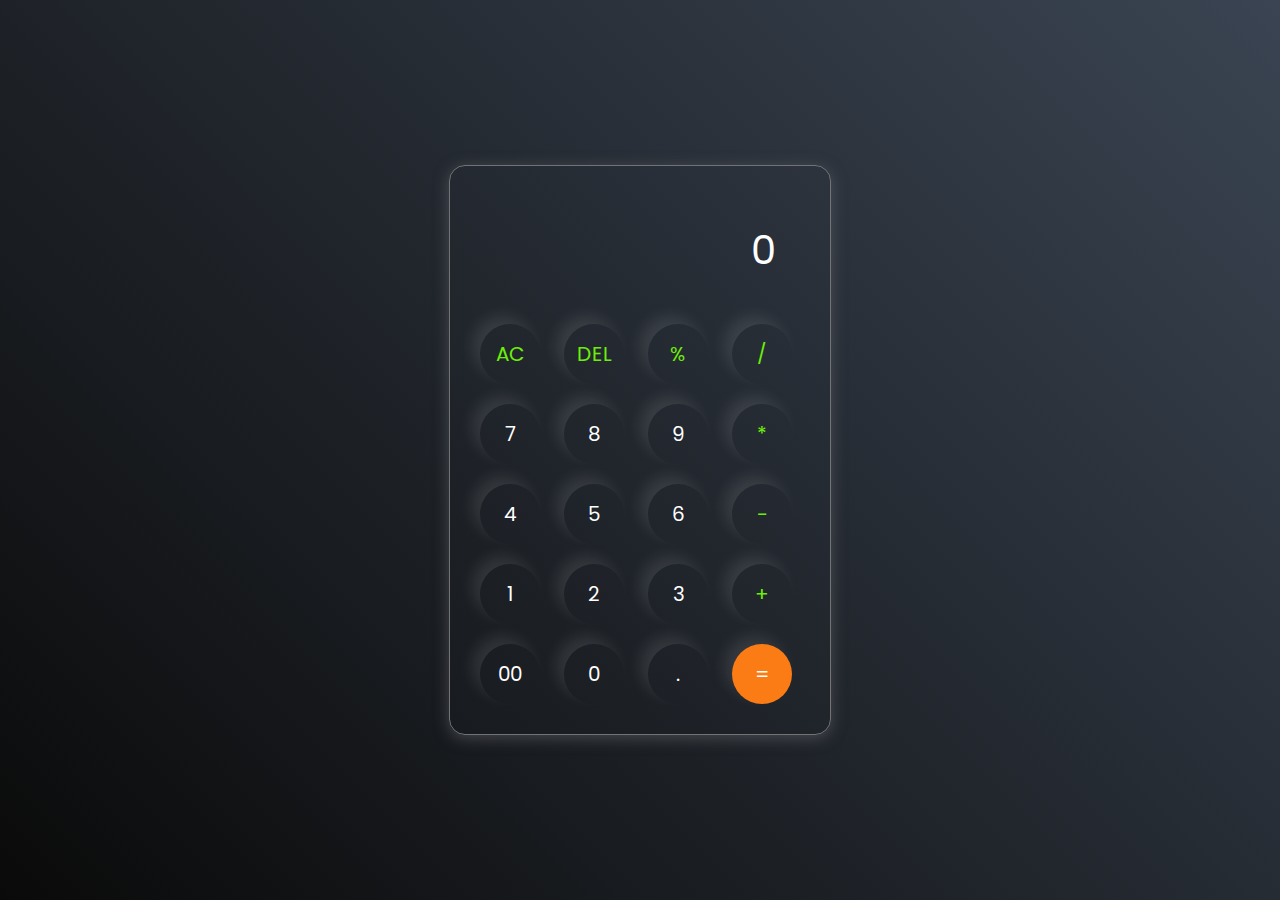
<file: Calculator/index.html>
<!DOCTYPE html>
<html lang="en">
  <head>
    <meta charset="UTF-8" />
    <meta http-equiv="X-UA-Compatible" content="IE=edge" />
    <meta name="viewport" content="width=device-width, initial-scale=1.0" />
    <link rel="stylesheet" href="style.css" />
    <title>Calculator</title>
  </head>
  <body>
    <div class="container"> 
      <div class="calculator">
        <input type="text" id="inputBox" placeholder="0" />
        <div>
          <button class="button operator">AC</button>
          <button class="button operator">DEL</button>
          <button class="button operator">%</button>
          <button class="button operator">/</button>
        </div>
        <div>
          <button class="button">7</button>
          <button class="button">8</button>
          <button class="button">9</button>
          <button class="button operator">*</button>
        </div>
        <div>
          <button class="button">4</button>
          <button class="button">5</button>
          <button class="button">6</button>
          <button class="button operator">-</button>
        </div>
        <div>
          <button class="button">1</button>
          <button class="button">2</button>
          <button class="button">3</button>
          <button class="button operator">+</button>
        </div>

        <div>
          <button class="button">00</button>
          <button class="button">0</button>
          <button class="button">.</button>
          <button class="button equalBtn">=</button>
        </div>
      </div>
    </div>

    <script src="script.js"></script>
  </body>
</html>
</file>
<file: Calculator/style.css>
@import url('https://fonts.googleapis.com/css2?family=Poppins:wght@500&display=swap');

*{
    margin: 0;
    padding: 0;
    box-sizing: border-box;
    font-family: 'Poppins', sans-serif;
}

body{
    width: 100%;
    height: 100vh;
    display: flex;
    justify-content: center;
    align-items: center;
    background: linear-gradient(45deg, #0a0a0a, #3a4452);
}

.calculator{
    border: 1px solid #717377;
    padding: 20px;
    border-radius: 16px;
    background: transparent;
    box-shadow: 0px 3px 15px rgba(113, 115, 119, 0.5);

}

input{
    width: 320px;
    border: none;
    padding: 24px;
    margin: 10px;
    background: transparent;
    box-shadow: 0px 3px 15px rgbs(84, 84, 84, 0.1);
    font-size: 40px;
    text-align: right;
    cursor: pointer;
    color: #ffffff;
}

input::placeholder{
    color: #ffffff;
}

button{
    border: none;
    width: 60px;
    height: 60px;
    margin: 10px;
    border-radius: 50%;
    background: transparent;
    color: #ffffff;
    font-size: 20px;
    box-shadow: -8px -8px 15px rgba(255, 255, 255, 0.1);
    cursor: pointer;
}

.equalBtn{
    background-color: #fb7c14;
}

.operator{
    color: #6dee0a;
}
</file>
